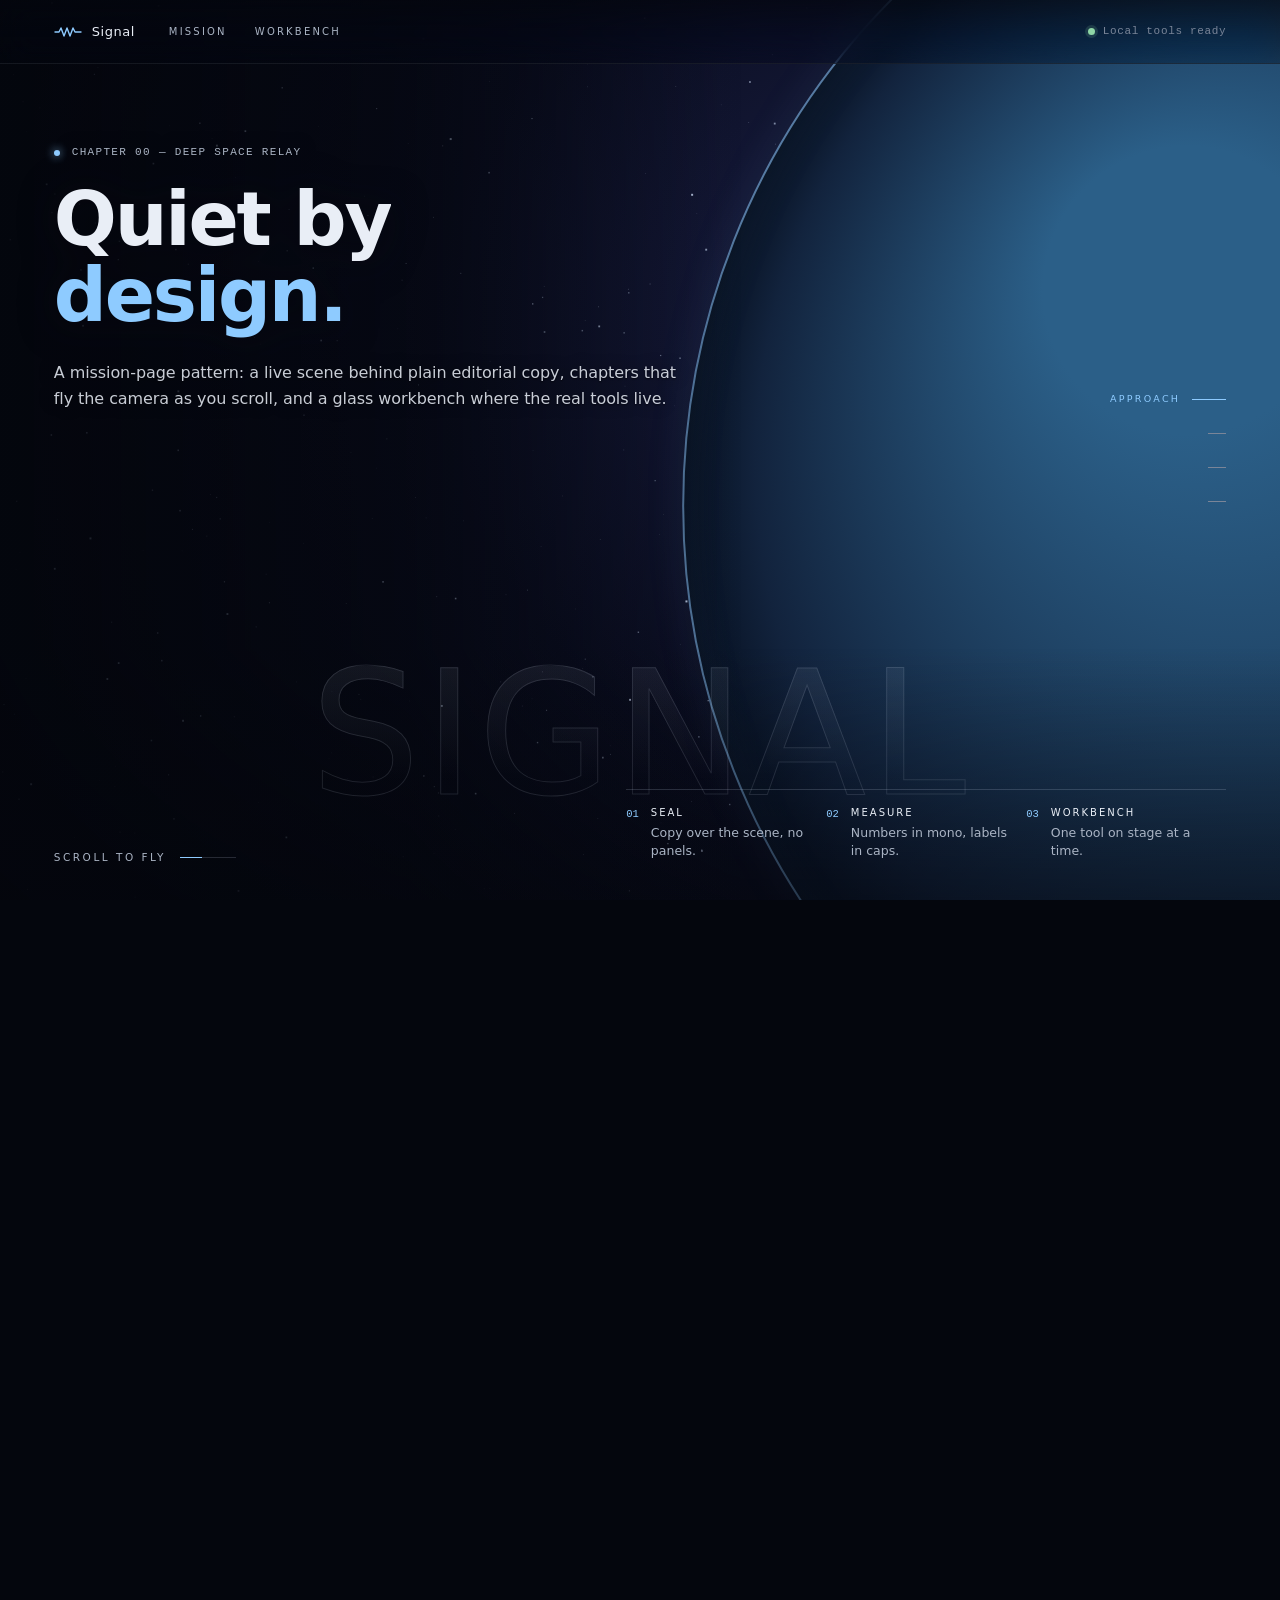
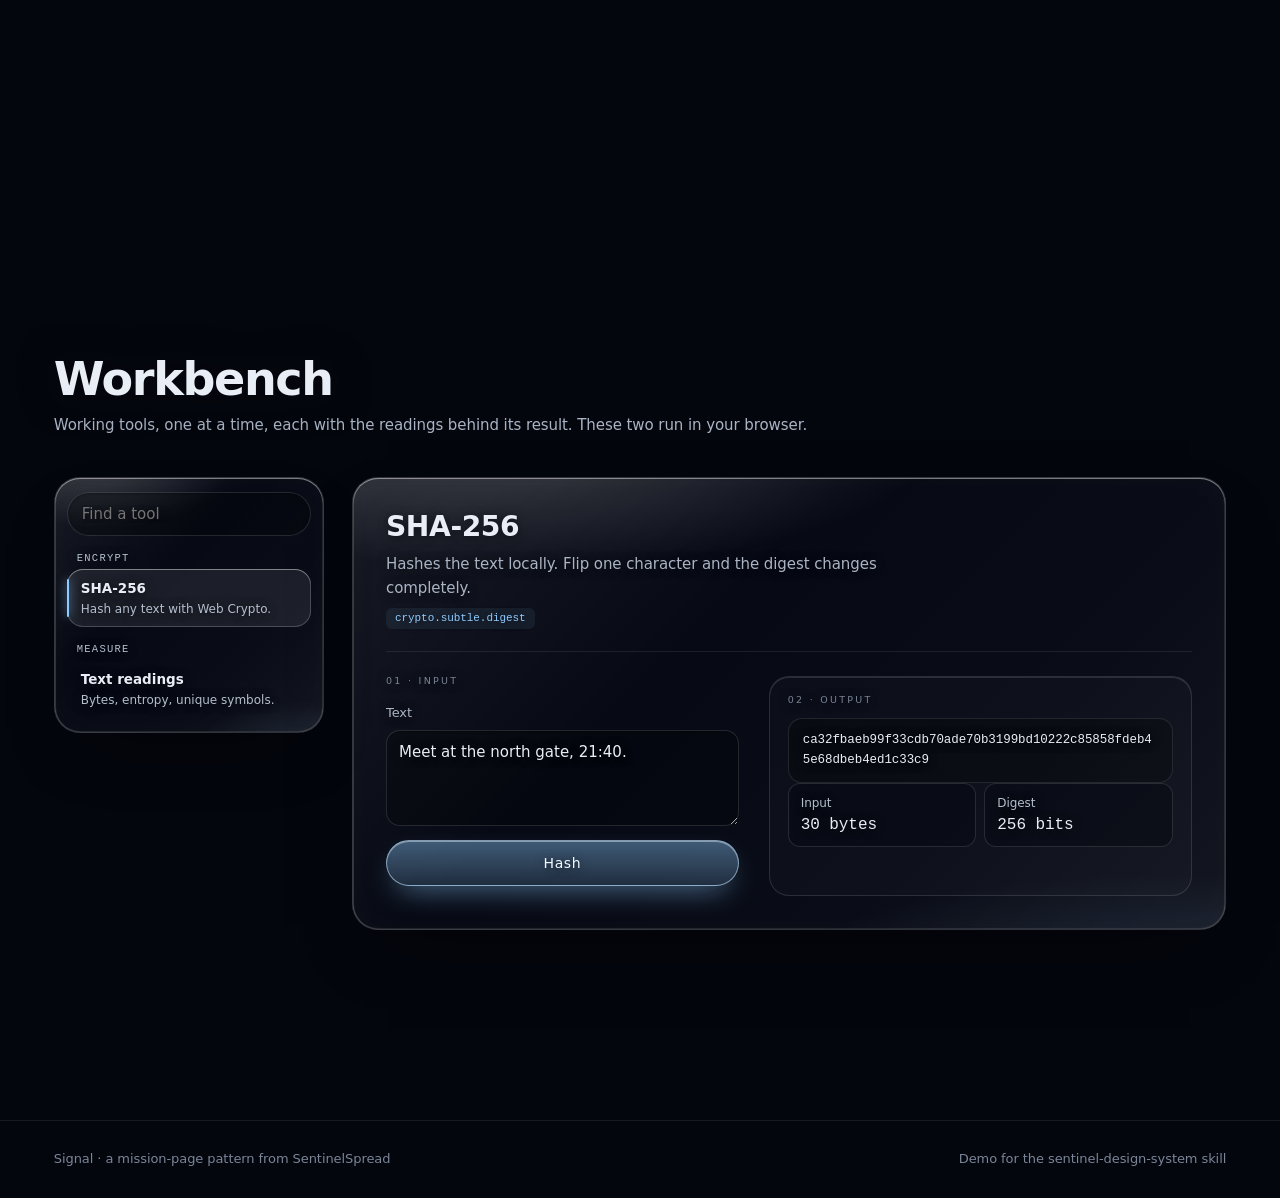
<file: skills/ui/sentinel-design-system/demo/index.html>
<!doctype html>
<html lang="en">
<head>
<meta charset="utf-8">
<meta name="viewport" content="width=device-width, initial-scale=1">
<title>Signal Mission Page</title>
<meta name="color-scheme" content="dark">
<style>
/* Tokens extracted from the SentinelSpread site. One cold accent on deep navy space. */
:root {
  --ink: #04060d; --ink-2: #0a0e18; --ink-3: #121826;
  --line: rgba(214, 226, 245, 0.09); --line-2: rgba(214, 226, 245, 0.17);
  --text: #e9eef6; --text-2: #aab4c4; --muted: #7a8598;
  --muted-glass: #b4bfce;
  --signal: #8ecbff; --signal-ink: #061222; --signal-soft: rgba(142, 203, 255, 0.15);
  --ok: #8fd6a6; --bad: #ff7a66;
  --display: "Geist", -apple-system, BlinkMacSystemFont, "Segoe UI", system-ui, sans-serif;
  --sans: var(--display);
  --mono: "Geist Mono", ui-monospace, "SF Mono", "Cascadia Mono", Consolas, monospace;
  --gutter: clamp(16px, 4.2vw, 64px);
  --bar-h: 64px;
  --lg-blur: 6px; --lg-saturate: 150%;
  --ease: cubic-bezier(0.2, 0.7, 0.1, 1);
  color-scheme: dark;
}
*, *::before, *::after { box-sizing: border-box; }
html { scroll-behavior: smooth; -webkit-text-size-adjust: 100%; }
body { margin: 0; background: var(--ink); color: var(--text); font: 400 15px/1.6 var(--sans); letter-spacing: -0.005em; -webkit-font-smoothing: antialiased; overflow-x: hidden; }
button, input, textarea { font: inherit; color: inherit; }
::selection { background: var(--signal); color: var(--signal-ink); }
:focus-visible { outline: 2px solid var(--signal); outline-offset: 3px; border-radius: 4px; }
.skip { position: fixed; left: 12px; top: -60px; z-index: 120; background: var(--signal); color: var(--signal-ink); padding: 8px 14px; border-radius: 6px; font-weight: 600; text-decoration: none; }
.skip:focus { top: 12px; }

/* World layers: canvas, then a side-aware scrim so copy never needs a panel */
#world { position: fixed; inset: 0; width: 100vw; height: 100vh; z-index: 0; display: block; }
.scrim { position: fixed; inset: 0; z-index: 1; pointer-events: none;
  background: linear-gradient(90deg, rgba(4,6,13,.86) 0%, rgba(4,6,13,.6) 32%, transparent 58%), linear-gradient(0deg, rgba(4,6,13,.55), transparent 28%); transition: background .6s; }
body[data-side="right"] .scrim { background: linear-gradient(270deg, rgba(4,6,13,.86) 0%, rgba(4,6,13,.6) 32%, transparent 58%), linear-gradient(0deg, rgba(4,6,13,.55), transparent 28%); }

/* Top bar */
.bar { position: fixed; inset: 0 0 auto; z-index: 40; height: var(--bar-h); display: flex; align-items: center; gap: 34px; padding: 0 var(--gutter);
  background: linear-gradient(180deg, rgba(4,6,13,.72), rgba(4,6,13,.35)); backdrop-filter: blur(18px) saturate(150%); -webkit-backdrop-filter: blur(18px) saturate(150%); border-bottom: 1px solid rgba(214,226,245,.08); }
.brand { display: inline-flex; align-items: center; gap: 10px; font: 400 13px/1 var(--display); letter-spacing: .04em; text-decoration: none; color: inherit; }
.brand svg { color: var(--signal); }
.bar-nav { display: flex; gap: 28px; margin-right: auto; }
.bar-nav a { color: var(--text-2); text-decoration: none; font: 400 10px/1 var(--display); letter-spacing: .22em; text-transform: uppercase; transition: color .2s; }
.bar-nav a:hover { color: var(--text); }
.status { margin: 0; display: inline-flex; align-items: center; gap: 8px; font: 500 11px/1 var(--mono); letter-spacing: .06em; color: var(--muted); }
.status .dot { width: 7px; height: 7px; border-radius: 50%; background: var(--muted); }
.status[data-state="up"] .dot { background: var(--ok); box-shadow: 0 0 0 3px rgba(143,214,166,.15); }

/* Chapter rail: dashes that open into labels on hover or when current */
.rail { position: fixed; z-index: 15; right: var(--gutter); top: 50%; transform: translateY(-50%); transition: opacity .4s; }
body.in-workbench .rail { opacity: 0; pointer-events: none; }
.rail ol { list-style: none; margin: 0; padding: 0; display: grid; gap: 2px; }
.rail button { display: flex; align-items: center; justify-content: flex-end; gap: 12px; width: 100%; min-height: 32px; padding: 0; background: none; border: 0; cursor: pointer; color: var(--muted); font: 400 9.5px/1 var(--display); letter-spacing: .24em; text-transform: uppercase; }
.rail button span { opacity: 0; transform: translateX(6px); transition: opacity .25s, transform .25s var(--ease); }
.rail button::after { content: ""; width: 18px; height: 1px; background: currentColor; transition: width .3s var(--ease); }
.rail:hover button span, .rail button:focus-visible span, .rail button[aria-current="step"] span { opacity: 1; transform: none; }
.rail button[aria-current="step"] { color: var(--signal); }
.rail button[aria-current="step"]::after { width: 34px; }

/* Story chapters: plain text over the scene, no boxes */
main { position: relative; z-index: 5; }
.chapter { position: relative; min-height: 140vh; display: flex; align-items: center; padding: var(--bar-h) var(--gutter) 0; }
.chapter--right { justify-content: flex-end; }
.chapter--right .copy { margin-right: clamp(0px, 7vw, 120px); }
.copy { position: relative; z-index: 2; max-width: 30rem; }
h1, h2 { font-family: var(--display); font-weight: 600; letter-spacing: -.03em; line-height: 1.02; margin: 0 0 26px; text-wrap: balance; filter: drop-shadow(0 2px 18px rgba(4,6,13,.7)); }
/* drop-shadow, not text-shadow: the word-reveal masks (overflow: hidden) clip text-shadow into dark boxes over bright scenes */
h1 { font-size: clamp(40px, 5.8vw, 92px); }
h2 { font-size: clamp(30px, 3.6vw, 54px); }
h1 em, h2 em { font-style: normal; color: var(--signal); }
.copy p { color: var(--text-2); font-size: 16px; line-height: 1.65; margin: 0 0 18px; }
.copy .lede { font-size: clamp(16px, 1.25vw, 18px); color: var(--text); opacity: .86; }
.copy p, .copy dd, .copy dt, .copy .step { text-shadow: 0 1px 2px rgba(4,6,13,.85), 0 0 18px rgba(4,6,13,.75); }
.step { display: flex; align-items: center; gap: 12px; font: 500 11px/1.4 var(--mono) !important; letter-spacing: .12em; text-transform: uppercase; color: var(--text-2) !important; margin-bottom: 22px !important; }
.step .dot { width: 6px; height: 6px; border-radius: 50%; background: var(--signal); box-shadow: 0 0 10px var(--signal); }
.source { font-size: 12.5px !important; color: var(--muted) !important; }

/* Spec list: label left in small caps, value right in mono */
.spec { margin: 28px 0 18px; padding: 0; border-top: 1px solid var(--line-2); }
.spec div { display: flex; justify-content: space-between; align-items: baseline; gap: 24px; padding: 11px 0; border-bottom: 1px solid var(--line); }
.spec dt { color: var(--text-2); font-size: 11px; letter-spacing: .16em; text-transform: uppercase; }
.spec dd { margin: 0; font: 600 13.5px/1.3 var(--mono); font-variant-numeric: tabular-nums; text-align: right; }
.spec dd small { display: block; color: var(--muted); font-size: 11px; font-weight: 400; margin-top: 3px; }
.spec--readings dd { color: var(--signal); }

/* Reveal: heading words rise, then the rest fades up in order */
.copy .w { display: inline-block; overflow: hidden; vertical-align: bottom; padding-bottom: .1em; margin-bottom: -.1em; }
.copy .w > span { display: inline-block; transform: translateY(110%); transition: transform 1s var(--ease); transition-delay: calc(var(--i) * 72ms + 120ms); }
.chapter.is-active .copy .w > span { transform: none; }
.copy > :not(h1):not(h2) { transition: opacity .9s var(--ease), transform .9s var(--ease); }
.chapter:not(.is-active) .copy > :not(h1):not(h2) { opacity: 0; transform: translateY(14px); }
.chapter.is-active .copy > p { transition-delay: .4s; }
.chapter.is-active .copy > .spec { transition-delay: .52s; }
.chapter.is-active .copy > .actions, .chapter.is-active .copy > .source { transition-delay: .62s; }
body.reduce-motion .copy .w > span { transform: none; transition: none; }
body.reduce-motion .chapter .copy > * { opacity: 1 !important; transform: none !important; }

/* Hero */
.chapter--hero { overflow: clip; min-height: 100vh; min-height: 100svh; align-items: flex-start; flex-direction: column; padding-top: calc(var(--bar-h) + 9vh); }
.chapter--hero .copy { max-width: 40rem; }
.hero-foot { position: absolute; left: var(--gutter); right: var(--gutter); bottom: 34px; z-index: 3; display: flex; align-items: flex-end; justify-content: space-between; gap: 32px; transition: opacity .9s var(--ease) .8s; }
.chapter--hero:not(.is-active) .hero-foot { opacity: 0; transition-delay: 0s; }
.hero-cue { margin: 0; display: flex; align-items: center; gap: 14px; font-size: 10.5px; letter-spacing: .24em; text-transform: uppercase; color: var(--text-2); }
.hero-cue .track { position: relative; width: 56px; height: 1px; background: var(--line-2); overflow: hidden; }
.hero-cue .track i { position: absolute; inset: 0; width: 40%; background: var(--signal); animation: cue 2.4s var(--ease) infinite; }
@keyframes cue { from { transform: translateX(-100%); } to { transform: translateX(250%); } }
.chips { list-style: none; margin: 0; padding: 0; display: grid; grid-template-columns: repeat(3, minmax(0, 200px)); border-top: 1px solid var(--line-2); }
.chips button { display: flex; gap: 12px; align-items: flex-start; width: 100%; height: 100%; padding: 16px 18px 6px 0; background: none; border: 0; text-align: left; cursor: pointer; color: var(--text-2); transition: color .25s; }
.chips button:hover { color: var(--text); }
.chips .num { font: 500 10.5px/1.6 var(--mono); color: var(--signal); }
.chips .tx { display: grid; gap: 4px; font-size: 12.5px; line-height: 1.45; }
.chips b { font: 400 10px/1.4 var(--display); letter-spacing: .2em; text-transform: uppercase; color: var(--text); }
.wordmark { position: absolute; left: 50%; bottom: 96px; z-index: 1; margin: 0; pointer-events: none; user-select: none; transform: translateX(-50%);
  font: 300 clamp(36px, 13.5vw, 250px)/.8 var(--display); letter-spacing: .02em; white-space: nowrap; color: transparent; -webkit-text-stroke: 1px rgba(220,232,250,.12);
  background: linear-gradient(180deg, rgba(220,232,250,.07), transparent 85%); -webkit-background-clip: text; background-clip: text; }

/* Buttons: solid signal pill in the story */
.actions { display: flex; flex-wrap: wrap; gap: 12px; margin-top: 30px; }
.btn { display: inline-flex; align-items: center; justify-content: center; gap: 8px; min-height: 42px; padding: 0 20px; border: 1px solid var(--line-2); border-radius: 999px; background: rgba(4,6,13,.4); font-weight: 500; font-size: 13px; letter-spacing: .04em; text-decoration: none; cursor: pointer; color: var(--text); transition: border-color .2s, background .2s, transform .2s var(--ease); }
.btn:hover { border-color: var(--text-2); }
.btn:active { transform: translateY(1px); }
.btn--primary { background: var(--signal); border-color: var(--signal); color: var(--signal-ink); }
.btn--primary:hover { background: #b6defe; border-color: #b6defe; }

/* Workbench: clear liquid glass, used only here, never nested */
.workbench { position: relative; padding: calc(var(--bar-h) + 72px) var(--gutter) 120px; min-height: 100vh; scroll-margin-top: var(--bar-h); }
.wb-head { max-width: 1200px; margin: 0 auto 40px; }
.wb-head h2 { margin-bottom: 10px; }
.wb-head p { color: var(--text-2); margin: 0; }
.console { max-width: 1200px; margin: 0 auto; display: grid; grid-template-columns: 270px minmax(0, 1fr); gap: 28px; align-items: start; }
.glass { position: relative; isolation: isolate; border-radius: 26px;
  background: linear-gradient(135deg, rgba(255,255,255,.085) 0%, rgba(255,255,255,.018) 38%, rgba(255,255,255,.03) 70%, rgba(255,255,255,.07) 100%);
  backdrop-filter: blur(var(--lg-blur)) saturate(var(--lg-saturate)) brightness(1.04); -webkit-backdrop-filter: blur(var(--lg-blur)) saturate(var(--lg-saturate)) brightness(1.04);
  border: 1px solid rgba(255,255,255,.16);
  box-shadow: inset 0 1px 0 rgba(255,255,255,.45), inset 1px 0 0 rgba(255,255,255,.16), inset -1px 0 0 rgba(255,255,255,.10), inset 0 -1px 0 rgba(255,255,255,.10), inset 0 0 38px rgba(255,255,255,.025), 0 30px 70px -36px rgba(0,0,0,.55); }
.glass::before { content: ""; position: absolute; inset: 0; border-radius: inherit; pointer-events: none; z-index: -1;
  background: radial-gradient(70% 38% at 18% -6%, rgba(255,255,255,.16), transparent 70%), radial-gradient(60% 30% at 92% 108%, rgba(142,203,255,.10), transparent 70%); }
.glass * { text-shadow: 0 1px 10px rgba(2,4,10,.6); }
@supports not ((backdrop-filter: blur(1px)) or (-webkit-backdrop-filter: blur(1px))) { .glass { background: rgba(14,20,32,.9); } }
@media (prefers-reduced-transparency: reduce) { .glass { backdrop-filter: none; -webkit-backdrop-filter: none; background: var(--ink-3); } .glass::before { display: none; } }

.console-nav { position: sticky; top: calc(var(--bar-h) + 20px); padding: 14px 12px; }
.console-nav input { width: 100%; min-height: 40px; padding: 9px 14px; border-radius: 999px; background: rgba(0,0,0,.22); border: 1px solid rgba(255,255,255,.12); box-shadow: inset 0 1px 3px rgba(0,0,0,.3); }
.nav-head { margin: 16px 0 4px; padding: 0 10px; font: 500 10.5px/1.2 var(--mono); letter-spacing: .12em; text-transform: uppercase; color: var(--muted-glass); }
.nav-list { list-style: none; margin: 0; padding: 0; display: grid; gap: 2px; }
.nav-list li[hidden] { display: none; }
.nav-item { position: relative; display: grid; gap: 2px; width: 100%; text-align: left; padding: 9px 10px 9px 14px; border: 0; border-radius: 16px; background: none; cursor: pointer; color: var(--text-2); transition: background .2s; }
.nav-item b { font-weight: 600; font-size: 13.5px; color: var(--text); }
.nav-item span { font-size: 12px; line-height: 1.4; color: var(--muted-glass); }
.nav-item:hover { background: rgba(142,203,255,.06); }
.nav-item[aria-current] { background: rgba(255,255,255,.08); box-shadow: inset 0 0 0 1px rgba(255,255,255,.2), inset 0 1px 0 rgba(255,255,255,.3); }
.nav-item[aria-current]::before { content: ""; position: absolute; left: 0; top: 10px; bottom: 10px; width: 2px; border-radius: 2px; background: var(--signal); box-shadow: 0 0 10px var(--signal); }

.tool { padding: clamp(24px, 2.6vw, 36px); animation: toolIn .45s var(--ease); }
.tool[hidden] { display: none; }
@keyframes toolIn { from { opacity: 0; transform: translateY(8px); } }
.tool > header { display: grid; gap: 8px; margin-bottom: 24px; padding-bottom: 22px; border-bottom: 1px solid var(--line); }
.tool h3 { font: 600 clamp(22px, 2.2vw, 30px)/1.15 var(--display); letter-spacing: -.015em; margin: 0; }
.tool header p { font-size: 15px; max-width: 60ch; margin: 0; color: var(--text-2); }
.tool header code { justify-self: start; padding: 5px 9px; border-radius: 6px; background: rgba(142,203,255,.08); color: var(--signal); font: 400 11px/1 var(--mono); }
.tool-body { display: grid; grid-template-columns: minmax(0, 5fr) minmax(0, 6fr); gap: 30px; align-items: start; }
.inputs { display: grid; gap: 14px; align-content: start; }
.inputs::before, .result::before { display: block; margin-bottom: 4px; font: 400 9.5px/1 var(--display); letter-spacing: .24em; text-transform: uppercase; color: var(--muted); }
.inputs::before { content: "01 · Input"; }
.result::before { content: "02 · Output"; margin-bottom: 14px; }
.field { display: grid; gap: 6px; }
.field > span { font-size: 13px; color: var(--text-2); }
textarea { width: 100%; min-height: 96px; padding: 10px 12px; resize: vertical; line-height: 1.5; background: rgba(0,0,0,.22); border: 1px solid rgba(255,255,255,.12); border-radius: 14px; box-shadow: inset 0 1px 3px rgba(0,0,0,.3); }
textarea:focus-visible, .console-nav input:focus-visible { outline: none; border-color: var(--signal); box-shadow: inset 0 1px 3px rgba(0,0,0,.3), 0 0 0 3px var(--signal-soft); }
.tool .btn { background: linear-gradient(180deg, rgba(255,255,255,.10), rgba(255,255,255,.03)); border: 1px solid rgba(255,255,255,.2); box-shadow: inset 0 1px 0 rgba(255,255,255,.28), 0 8px 22px -12px rgba(0,0,0,.6); }
.tool .btn--primary { min-height: 46px; font-size: 14px; color: #f2f9ff; background: linear-gradient(180deg, rgba(142,203,255,.42), rgba(142,203,255,.18)); border-color: rgba(190,228,255,.6); box-shadow: inset 0 1px 0 rgba(255,255,255,.4), 0 12px 30px -12px rgba(142,203,255,.65); }
.tool .btn--primary:hover { background: linear-gradient(180deg, rgba(142,203,255,.55), rgba(142,203,255,.26)); }
.result { display: block; position: sticky; top: calc(var(--bar-h) + 24px); min-height: 220px; padding: 18px; border-radius: 20px; background: rgba(255,255,255,.02); border: 1px solid rgba(255,255,255,.12); box-shadow: inset 0 1px 0 rgba(255,255,255,.12); }
.result > * + * { margin-top: 14px; }
.placeholder { margin: 0; display: grid; place-items: center; text-align: center; min-height: 150px; padding: 12px; color: var(--muted-glass); background: rgba(255,255,255,.03); border: 1px dashed rgba(255,255,255,.18); border-radius: 16px; }
.out { margin: 0; padding: 12px 14px; background: rgba(0,0,0,.24); border: 1px solid rgba(255,255,255,.1); border-radius: 14px; font: 400 12.5px/1.55 var(--mono); white-space: pre-wrap; word-break: break-all; }
.readings { display: grid; grid-template-columns: repeat(auto-fit, minmax(130px, 1fr)); gap: 8px; margin: 0; }
.readings div { background: rgba(6,9,18,.5); border: 1px solid rgba(255,255,255,.12); border-radius: 12px; padding: 10px 12px; }
.readings dt { font-size: 12px; color: var(--muted-glass); }
.readings dd { margin: 2px 0 0; font: 500 16px/1.3 var(--mono); font-variant-numeric: tabular-nums; }
.verdict { display: inline-flex; align-items: center; gap: 8px; font-size: 14px; font-weight: 600; margin: 0; }
.verdict::before { content: ""; width: 8px; height: 8px; border-radius: 50%; background: var(--signal); }
.verdict[data-good="true"]::before { background: var(--ok); }
.verdict[data-good="false"]::before { background: var(--bad); }

.foot { position: relative; z-index: 5; background: var(--ink); border-top: 1px solid var(--line); padding: 28px var(--gutter); display: flex; flex-wrap: wrap; justify-content: space-between; gap: 12px; font-size: 13px; color: var(--muted); }
.foot p { margin: 0; }
.sr-only { position: absolute; width: 1px; height: 1px; overflow: hidden; clip: rect(0 0 0 0); white-space: nowrap; }

@media (max-width: 960px) {
  .rail { display: none; }
  .console { grid-template-columns: minmax(0, 1fr); }
  .console-nav { position: static; }
  .tool-body { grid-template-columns: minmax(0, 1fr); }
  .result { position: static; }
}
@media (max-width: 720px) {
  .bar { gap: 14px; padding-inline: 14px; }
  .bar-nav { display: none; }
  .brand { margin-right: auto; }
  .status .label { display: none; }
  .chapter { min-height: 125vh; align-items: flex-end; padding-bottom: 12vh; }
  .chapter--right { justify-content: flex-start; }
  .chapter--right .copy { margin-right: 0; }
  .chapter--hero { padding-top: calc(var(--bar-h) + 4vh); min-height: 100vh; min-height: 100svh; }
  .hero-foot { flex-direction: column; align-items: stretch; gap: 18px; bottom: 22px; }
  .chips { grid-template-columns: repeat(2, minmax(0, 1fr)); }
  .wordmark { bottom: 40%; font-size: 13vw; }
  .scrim, body[data-side="right"] .scrim { background: linear-gradient(0deg, rgba(4,6,13,.92) 0%, rgba(4,6,13,.5) 45%, rgba(4,6,13,.1) 75%); }
  .tool { padding: 18px 16px; }
}
@media (prefers-reduced-motion: reduce) { html { scroll-behavior: auto; } .hero-cue .track i, .tool { animation: none; } }
</style>
</head>
<body>
<a class="skip" href="#workbench">Skip to the workbench</a>
<canvas id="world" aria-hidden="true"></canvas>
<div class="scrim" aria-hidden="true"></div>

<header class="bar">
  <a class="brand" href="#top" aria-label="Signal, back to top">
    <svg viewBox="0 0 28 12" width="28" height="12" aria-hidden="true"><path d="M1 6h4l2-4 3 8 3-8 3 8 3-8 2 4h6" fill="none" stroke="currentColor" stroke-width="1.4" stroke-linejoin="round" stroke-linecap="round"/></svg>
    Signal
  </a>
  <nav class="bar-nav" aria-label="Primary"><a href="#top">Mission</a><a href="#workbench">Workbench</a></nav>
  <p class="status" data-state="up" role="status"><span class="dot" aria-hidden="true"></span><span class="label">Local tools ready</span></p>
</header>

<nav class="rail" aria-label="Chapters">
  <ol>
    <li><button type="button" data-goto="0"><span>Approach</span></button></li>
    <li><button type="button" data-goto="1"><span>Seal</span></button></li>
    <li><button type="button" data-goto="2"><span>Measure</span></button></li>
    <li><button type="button" data-goto="3"><span>Workbench</span></button></li>
  </ol>
</nav>

<main>
  <section class="chapter chapter--hero" id="top" data-chapter="0" data-side="left" aria-labelledby="h-hero">
    <div class="copy">
      <p class="step"><span class="dot"></span>Chapter 00 — Deep space relay</p>
      <h1 id="h-hero">Quiet by <em>design.</em></h1>
      <p class="lede">A mission-page pattern: a live scene behind plain editorial copy, chapters that fly the camera as you scroll, and a glass workbench where the real tools live.</p>
    </div>
    <div class="hero-foot">
      <p class="hero-cue"><span>Scroll to fly</span><span class="track"><i></i></span></p>
      <ol class="chips">
        <li><button type="button" data-goto="1"><span class="num">01</span><span class="tx"><b>Seal</b>Copy over the scene, no panels.</span></button></li>
        <li><button type="button" data-goto="2"><span class="num">02</span><span class="tx"><b>Measure</b>Numbers in mono, labels in caps.</span></button></li>
        <li><button type="button" data-goto="3"><span class="num">03</span><span class="tx"><b>Workbench</b>One tool on stage at a time.</span></button></li>
      </ol>
    </div>
    <p class="wordmark" aria-hidden="true">SIGNAL</p>
  </section>

  <section class="chapter" data-chapter="1" data-side="left" aria-labelledby="h-seal">
    <div class="copy">
      <p class="step"><span class="dot"></span>Chapter 01 — Command module</p>
      <h2 id="h-seal">Sealed <em>at the source.</em></h2>
      <p>Story chapters are text straight on the scene. A directional scrim and a soft text shadow keep it readable, so nothing boxes the copy in and the world stays visible.</p>
      <dl class="spec">
        <div><dt>Display</dt><dd>Geist 600, −0.03em</dd></div>
        <div><dt>Data</dt><dd>Geist Mono, tabular</dd></div>
        <div><dt>Accent</dt><dd>#8ECBFF only</dd></div>
      </dl>
      <div class="actions"><a class="btn btn--primary" href="#workbench">Open the workbench</a><a class="btn" href="#top">Back to top</a></div>
    </div>
  </section>

  <section class="chapter chapter--right" data-chapter="2" data-side="right" aria-labelledby="h-measure">
    <div class="copy">
      <p class="step"><span class="dot"></span>Chapter 02 — High-gain antenna</p>
      <h2 id="h-measure">Every claim <em>has a reading.</em></h2>
      <p>Measured values sit in a spec list tinted in the accent, with the set-point underneath and a source line that says where the number came from.</p>
      <dl class="spec spec--readings">
        <div><dt>Spreading</dt><dd>SF 16 · BPSK · RRC α 0.35</dd></div>
        <div><dt>Channel noise σ</dt><dd>0.0200 <small>set 0.02</small></dd></div>
        <div><dt>Bit errors after despread</dt><dd>0</dd></div>
      </dl>
      <p class="source">Example values from the SentinelSpread Stage 4 verification run.</p>
    </div>
  </section>

  <section class="workbench" id="workbench" data-chapter="3" data-side="left" aria-labelledby="h-workbench">
    <div class="wb-head">
      <h2 id="h-workbench">Workbench</h2>
      <p>Working tools, one at a time, each with the readings behind its result. These two run in your browser.</p>
    </div>
    <div class="console">
      <aside class="console-nav glass" aria-label="Workbench tools">
        <label><span class="sr-only">Find a tool</span><input type="search" id="tool-search" placeholder="Find a tool" autocomplete="off"></label>
        <p class="nav-head">Encrypt</p>
        <ul class="nav-list">
          <li><button type="button" class="nav-item" data-tool="hash" aria-current="true"><b>SHA-256</b><span>Hash any text with Web Crypto.</span></button></li>
        </ul>
        <p class="nav-head">Measure</p>
        <ul class="nav-list">
          <li><button type="button" class="nav-item" data-tool="stats"><b>Text readings</b><span>Bytes, entropy, unique symbols.</span></button></li>
        </ul>
      </aside>
      <div>
        <article class="tool glass" id="tool-hash">
          <header><h3>SHA-256</h3><p>Hashes the text locally. Flip one character and the digest changes completely.</p><code>crypto.subtle.digest</code></header>
          <form class="tool-body" data-run="hash">
            <div class="inputs">
              <label class="field"><span>Text</span><textarea name="text">Meet at the north gate, 21:40.</textarea></label>
              <button class="btn btn--primary" type="submit">Hash</button>
            </div>
            <output class="result" aria-live="polite"><p class="placeholder">The digest appears here.</p></output>
          </form>
        </article>
        <article class="tool glass" id="tool-stats" hidden>
          <header><h3>Text readings</h3><p>Size and Shannon entropy of a message, the numbers a detector would look at first.</p><code>local</code></header>
          <form class="tool-body" data-run="stats">
            <div class="inputs">
              <label class="field"><span>Text</span><textarea name="text">Hidden in the noise.</textarea></label>
              <button class="btn btn--primary" type="submit">Measure</button>
            </div>
            <output class="result" aria-live="polite"><p class="placeholder">Readings appear here.</p></output>
          </form>
        </article>
      </div>
    </div>
  </section>
</main>
<footer class="foot"><p>Signal · a mission-page pattern from SentinelSpread</p><p>Demo for the sentinel-design-system skill</p></footer>

<script>
"use strict";
const reduce = matchMedia("(prefers-reduced-motion: reduce)").matches;
document.body.classList.toggle("reduce-motion", reduce);

/* Split headings into words for the rise reveal; the heading keeps an accessible label. */
for (const h of document.querySelectorAll(".copy h1, .copy h2")) {
  h.setAttribute("aria-label", h.textContent.replace(/\s+/g, " ").trim());
  let i = 0;
  (function wrap(node) {
    for (const child of [...node.childNodes]) {
      if (child.nodeType === 3) {
        const frag = document.createDocumentFragment();
        child.textContent.split(/(\s+)/).forEach(part => {
          if (!part) return;
          if (/^\s+$/.test(part)) { frag.append(" "); return; }
          const w = document.createElement("span"); w.className = "w"; w.setAttribute("aria-hidden", "true");
          const inner = document.createElement("span"); inner.textContent = part; inner.style.setProperty("--i", i++);
          w.append(inner); frag.append(w);
        });
        child.replaceWith(frag);
      } else if (child.nodeType === 1) wrap(child);
    }
  })(h);
}

/* Scroll conductor: native scroll -> fractional chapter. `exact` drives DOM, `smooth` drives the scene. */
const sections = [...document.querySelectorAll("[data-chapter]")];
const clamp = (v, a, b) => Math.min(b, Math.max(a, v));
let anchors = [], exact = 0, smooth = 0, active = -1;
function measure() {
  const max = Math.max(1, document.documentElement.scrollHeight - innerHeight);
  anchors = sections.map((el, i) => i === 0 ? 0 : i === sections.length - 1 ? clamp(el.offsetTop - innerHeight * .15, 0, max) : clamp(el.offsetTop + el.offsetHeight / 2 - innerHeight / 2, 0, max));
  for (let i = 1; i < anchors.length; i++) anchors[i] = Math.max(anchors[i], anchors[i - 1] + 1);
}
function progressAt(y) {
  if (y <= anchors[0]) return 0;
  for (let i = 0; i < anchors.length - 1; i++) if (y <= anchors[i + 1]) return i + clamp((y - anchors[i]) / (anchors[i + 1] - anchors[i]), 0, 1);
  return anchors.length - 1;
}
const read = () => { exact = progressAt(scrollY); };
measure(); read(); smooth = exact;
addEventListener("scroll", read, { passive: true });
addEventListener("resize", () => { measure(); read(); resize(); });
document.fonts?.ready.then(() => { measure(); read(); });
const rail = document.querySelectorAll(".rail [data-goto]");
document.querySelectorAll("[data-goto]").forEach(b => b.addEventListener("click", () => scrollTo({ top: anchors[+b.dataset.goto], behavior: reduce ? "auto" : "smooth" })));
function onChapter(i) {
  sections.forEach((s, k) => s.classList.toggle("is-active", k === i));
  rail.forEach(b => +b.dataset.goto === i ? b.setAttribute("aria-current", "step") : b.removeAttribute("aria-current"));
  document.body.dataset.side = sections[i].dataset.side || "left";
  document.body.classList.toggle("in-workbench", i === sections.length - 1);
}

/* Scene stand-in: a 2D starfield and a planet limb that respond to the smoothed chapter value. */
const cv = document.getElementById("world"), ctx = cv.getContext("2d");
let W = 0, H = 0, dpr = 1;
const stars = Array.from({ length: 420 }, () => ({ x: Math.random(), y: Math.random(), z: Math.random() ** 2, t: Math.random() * 6.28 }));
function resize() { dpr = Math.min(devicePixelRatio || 1, 2); W = cv.width = innerWidth * dpr; H = cv.height = innerHeight * dpr; }
resize();
function draw(p, time) {
  const g = ctx.createRadialGradient(W * (.72 - p * .08), H * .35, 0, W * .7, H * .4, Math.max(W, H) * .8);
  g.addColorStop(0, "#1a1f45"); g.addColorStop(.45, "#0a0d1f"); g.addColorStop(1, "#04060d");
  ctx.fillStyle = g; ctx.fillRect(0, 0, W, H);
  for (const s of stars) {
    const x = ((s.x - p * .06 * (s.z + .2)) % 1 + 1) % 1 * W, y = ((s.y + p * .03 * s.z) % 1) * H;
    const a = .25 + .6 * s.z * (.75 + .25 * Math.sin(time * 1.3 + s.t));
    ctx.fillStyle = `rgba(214,230,255,${a})`; ctx.fillRect(x, y, (0.6 + s.z * 1.4) * dpr, (0.6 + s.z * 1.4) * dpr);
  }
  // planet limb with an atmosphere rim in the accent colour
  const r = Math.max(W, H) * (.55 + p * .05), cx = W * (1.12 - p * .1), cy = H * (.55 + p * .05);
  const pg = ctx.createRadialGradient(cx - r * .3, cy - r * .3, r * .2, cx, cy, r);
  pg.addColorStop(0, "#2b5f88"); pg.addColorStop(.8, "#12233d"); pg.addColorStop(1, "#071020");
  ctx.beginPath(); ctx.arc(cx, cy, r, 0, 6.2832); ctx.fillStyle = pg; ctx.fill();
  ctx.lineWidth = 2 * dpr; ctx.strokeStyle = "rgba(142,203,255,.55)"; ctx.shadowColor = "#8ecbff"; ctx.shadowBlur = 30 * dpr; ctx.stroke(); ctx.shadowBlur = 0;
}

let last = 0, t = 0;
function tick(now) {
  const dt = last ? Math.min((now - last) / 1000, 1 / 30) : 1 / 60; last = now;
  if (!reduce) t += dt;
  smooth = reduce ? exact : smooth + (exact - smooth) * (1 - Math.exp(-5.2 * dt));
  const i = Math.round(exact);
  if (i !== active) { active = i; onChapter(i); }
  draw(smooth, t);
  requestAnimationFrame(tick);
}
requestAnimationFrame(tick);

/* Workbench: searchable nav, one tool on stage, results as readings + verdict. */
const items = [...document.querySelectorAll(".nav-item")];
items.forEach(b => b.addEventListener("click", () => {
  items.forEach(x => x.toggleAttribute("aria-current", x === b));
  document.querySelectorAll(".tool").forEach(a => a.hidden = a.id !== "tool-" + b.dataset.tool);
}));
document.getElementById("tool-search").addEventListener("input", e => {
  const q = e.target.value.trim().toLowerCase();
  items.forEach(b => b.parentElement.hidden = q && !b.textContent.toLowerCase().includes(q));
});
const el = (tag, cls, text) => { const n = document.createElement(tag); if (cls) n.className = cls; if (text != null) n.textContent = text; return n; };
function readings(pairs) { const dl = el("dl", "readings"); for (const [k, v] of pairs) { const d = el("div"); d.append(el("dt", null, k), el("dd", null, v)); dl.append(d); } return dl; }
function verdict(text, good) { const p = el("p", "verdict", text); p.dataset.good = String(good); return p; }
const runners = {
  async hash(text) {
    const buf = await crypto.subtle.digest("SHA-256", new TextEncoder().encode(text));
    const hex = [...new Uint8Array(buf)].map(b => b.toString(16).padStart(2, "0")).join("");
    return [el("pre", "out", hex), readings([["Input", `${new TextEncoder().encode(text).length} bytes`], ["Digest", "256 bits"]])];
  },
  async stats(text) {
    const bytes = new TextEncoder().encode(text), counts = new Map();
    for (const b of bytes) counts.set(b, (counts.get(b) || 0) + 1);
    let H = 0; for (const c of counts.values()) { const q = c / bytes.length; H -= q * Math.log2(q); }
    return [readings([["Bytes", String(bytes.length)], ["Unique", String(counts.size)], ["Entropy", `${H.toFixed(2)} bits/byte`]]),
      verdict(H > 7.5 ? "Looks like ciphertext or noise" : "Looks like ordinary text", H <= 7.5)];
  },
};
document.querySelectorAll("form[data-run]").forEach(f => f.addEventListener("submit", async e => {
  e.preventDefault();
  const out = f.querySelector(".result");
  try { out.replaceChildren(...await runners[f.dataset.run](f.text.value)); }
  catch (err) { out.replaceChildren(verdict(err.message, false)); }
}));
document.querySelectorAll("form[data-run]").forEach(f => f.requestSubmit());
</script>
</body>
</html>
</file>
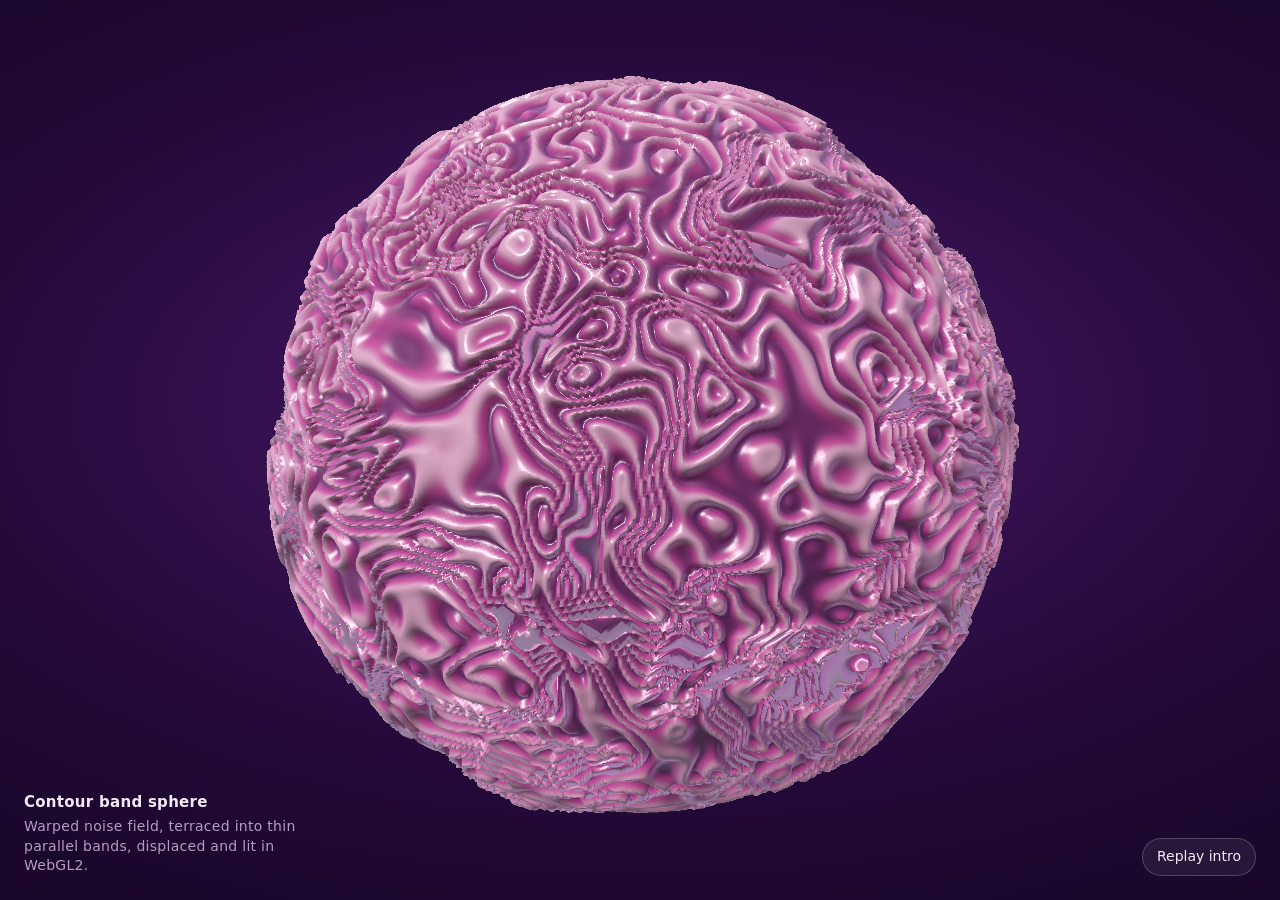
<file: skills/webgl/contour-band-sphere/demo/index.html>
<!doctype html>
<html lang="en">
<head>
<meta charset="utf-8">
<meta name="viewport" content="width=device-width, initial-scale=1">
<title>Contour Band Sphere</title>
<style>
  :root {
    --bg-inner: #4a1a6b;
    --bg-outer: #0d0418;
    --ink: #f6e9f7;
    --muted: #b79cc4;
  }
  * { box-sizing: border-box; margin: 0; }
  html, body { height: 100%; }
  body {
    background: radial-gradient(120% 90% at 50% 45%, var(--bg-inner) 0%, #24093a 45%, var(--bg-outer) 100%);
    color: var(--ink);
    font: 14px/1.4 ui-sans-serif, system-ui, -apple-system, "Segoe UI", sans-serif;
    overflow: hidden;
  }
  canvas { position: fixed; inset: 0; width: 100%; height: 100%; display: block; }
  .label {
    position: fixed; left: 24px; bottom: 24px; max-width: 32ch;
    letter-spacing: .02em; color: var(--muted); pointer-events: none;
  }
  .label b { display: block; color: var(--ink); font-weight: 600; font-size: 15px; margin-bottom: 4px; }
  button {
    position: fixed; right: 24px; bottom: 24px; padding: 8px 14px;
    border: 1px solid #ffffff33; border-radius: 999px; background: #ffffff10;
    color: var(--ink); font: inherit; cursor: pointer;
  }
  button:hover { background: #ffffff1f; }
  button:focus-visible { outline: 2px solid #ff8cc8; outline-offset: 2px; }
  @media (max-width: 560px) { button { top: 16px; bottom: auto; right: 16px; } .label { left: 16px; bottom: 16px; } }
  .fallback { position: fixed; inset: 0; display: none; place-items: center; text-align: center; padding: 24px; }
</style>
</head>
<body>
<canvas id="c" aria-label="A glossy magenta sphere with fine contour ridges, slowly rotating" role="img"></canvas>
<p class="label"><b>Contour band sphere</b>Warped noise field, terraced into thin parallel bands, displaced and lit in WebGL2.</p>
<button id="replay" type="button">Replay intro</button>
<div class="fallback" id="fallback">WebGL2 is not available in this browser.</div>

<script>
"use strict";
const canvas = document.getElementById("c");
const gl = canvas.getContext("webgl2", { antialias: true, alpha: true, premultipliedAlpha: false });
if (!gl) {
  document.getElementById("fallback").style.display = "grid";
  throw new Error("WebGL2 unavailable");
}
const reduceMotion = matchMedia("(prefers-reduced-motion: reduce)").matches;

// ---------- tunables ----------
const P = {
  subdivisions: 7,      // icosphere level: 7 = ~164k vertices, enough for thin bands
  bands: 11.0,          // number of contour rings across the field range
  warp: 1.35,           // domain-warp strength; higher = more swirl
  ridge: 0.028,         // ridge displacement height
  swell: 0.08,          // low-frequency body displacement
  particles: 9000,
  introMs: 2600,
};

// ---------- geometry: icosphere ----------
function icosphere(level) {
  const t = (1 + Math.sqrt(5)) / 2;
  let v = [[-1,t,0],[1,t,0],[-1,-t,0],[1,-t,0],[0,-1,t],[0,1,t],[0,-1,-t],[0,1,-t],[t,0,-1],[t,0,1],[-t,0,-1],[-t,0,1]]
    .map(p => { const l = Math.hypot(...p); return p.map(c => c / l); });
  let f = [[0,11,5],[0,5,1],[0,1,7],[0,7,10],[0,10,11],[1,5,9],[5,11,4],[11,10,2],[10,7,6],[7,1,8],
           [3,9,4],[3,4,2],[3,2,6],[3,6,8],[3,8,9],[4,9,5],[2,4,11],[6,2,10],[8,6,7],[9,8,1]];
  for (let i = 0; i < level; i++) {
    const cache = new Map(), nf = [];
    const mid = (a, b) => {
      const k = a < b ? a + "_" + b : b + "_" + a;
      if (cache.has(k)) return cache.get(k);
      const p = [0,1,2].map(j => (v[a][j] + v[b][j]) / 2), l = Math.hypot(...p);
      v.push(p.map(c => c / l)); cache.set(k, v.length - 1); return v.length - 1;
    };
    for (const [a,b,c] of f) { const ab = mid(a,b), bc = mid(b,c), ca = mid(c,a); nf.push([a,ab,ca],[b,bc,ab],[c,ca,bc],[ab,bc,ca]); }
    f = nf;
  }
  return { pos: new Float32Array(v.flat()), idx: new Uint32Array(f.flat()) };
}
const sphere = icosphere(P.subdivisions);

// ---------- shaders ----------
const NOISE = `
vec4 permute(vec4 x){ return mod(((x*34.0)+1.0)*x, 289.0); }
vec4 taylorInvSqrt(vec4 r){ return 1.79284291400159 - 0.85373472095314 * r; }
float snoise(vec3 v){
  const vec2 C = vec2(1.0/6.0, 1.0/3.0);
  const vec4 D = vec4(0.0, 0.5, 1.0, 2.0);
  vec3 i = floor(v + dot(v, C.yyy));
  vec3 x0 = v - i + dot(i, C.xxx);
  vec3 g = step(x0.yzx, x0.xyz);
  vec3 l = 1.0 - g;
  vec3 i1 = min(g.xyz, l.zxy);
  vec3 i2 = max(g.xyz, l.zxy);
  vec3 x1 = x0 - i1 + C.xxx;
  vec3 x2 = x0 - i2 + C.yyy;
  vec3 x3 = x0 - D.yyy;
  i = mod(i, 289.0);
  vec4 p = permute(permute(permute(i.z + vec4(0.0, i1.z, i2.z, 1.0)) + i.y + vec4(0.0, i1.y, i2.y, 1.0)) + i.x + vec4(0.0, i1.x, i2.x, 1.0));
  float n_ = 1.0/7.0;
  vec3 ns = n_ * D.wyz - D.xzx;
  vec4 j = p - 49.0 * floor(p * ns.z * ns.z);
  vec4 x_ = floor(j * ns.z);
  vec4 y_ = floor(j - 7.0 * x_);
  vec4 x = x_ * ns.x + ns.yyyy;
  vec4 y = y_ * ns.x + ns.yyyy;
  vec4 h = 1.0 - abs(x) - abs(y);
  vec4 b0 = vec4(x.xy, y.xy);
  vec4 b1 = vec4(x.zw, y.zw);
  vec4 s0 = floor(b0)*2.0 + 1.0;
  vec4 s1 = floor(b1)*2.0 + 1.0;
  vec4 sh = -step(h, vec4(0.0));
  vec4 a0 = b0.xzyw + s0.xzyw*sh.xxyy;
  vec4 a1 = b1.xzyw + s1.xzyw*sh.zzww;
  vec3 p0 = vec3(a0.xy, h.x); vec3 p1 = vec3(a0.zw, h.y);
  vec3 p2 = vec3(a1.xy, h.z); vec3 p3 = vec3(a1.zw, h.w);
  vec4 norm = taylorInvSqrt(vec4(dot(p0,p0), dot(p1,p1), dot(p2,p2), dot(p3,p3)));
  p0 *= norm.x; p1 *= norm.y; p2 *= norm.z; p3 *= norm.w;
  vec4 m = max(0.6 - vec4(dot(x0,x0), dot(x1,x1), dot(x2,x2), dot(x3,x3)), 0.0);
  m = m * m;
  return 42.0 * dot(m*m, vec4(dot(p0,x0), dot(p1,x1), dot(p2,x2), dot(p3,x3)));
}
float fbm(vec3 p){ float a = 0.5, s = 0.0; for (int i = 0; i < 3; i++){ s += a * snoise(p); p *= 2.02; a *= 0.5; } return s; }
`;

const VS = `#version 300 es
precision highp float;
in vec3 aPos;
uniform mat4 uProj, uView, uModel;
uniform float uTime, uBands, uWarp, uRidge, uSwell, uScale;
out vec3 vWorld; out vec3 vNormal; out float vField; out float vBand;
${NOISE}
// Warped scalar field on the unit sphere.
float field(vec3 p){
  vec3 q = p * 0.9;
  vec3 w = vec3(fbm(q + vec3(0.0, 0.0, uTime*0.05)), fbm(q + vec3(5.2, 1.3, 0.0)), fbm(q + vec3(1.7, 9.2, -uTime*0.04)));
  // Low-frequency base so the bands come from the warp, not from noise detail.
  return snoise(p * 0.85 + uWarp * w) * 0.5 + snoise(p * 1.7 + w) * 0.12;
}
// Terracing: a periodic wave over the field gives many thin parallel ridges.
// A cosine rather than a triangle wave keeps crests smooth at mesh resolution.
float ridgeOf(float f){ return 0.5 - 0.5 * cos(6.2831853 * f * uBands); }
vec3 displace(vec3 n){
  float f = field(n);
  float r = ridgeOf(f);
  return n * (1.0 + uSwell * f + uRidge * r);
}
void main(){
  vec3 n = normalize(aPos);
  vec3 t1 = normalize(cross(n, abs(n.y) < 0.99 ? vec3(0,1,0) : vec3(1,0,0)));
  vec3 t2 = cross(n, t1);
  float e = 0.0035;
  vec3 p  = displace(n);
  vec3 pa = displace(normalize(n + t1 * e));
  vec3 pb = displace(normalize(n + t2 * e));
  vec3 nrm = normalize(cross(pa - p, pb - p));
  if (dot(nrm, n) < 0.0) nrm = -nrm;
  float f = field(n);
  vField = f; vBand = ridgeOf(f);
  vec4 world = uModel * vec4(p * uScale, 1.0);
  vWorld = world.xyz;
  vNormal = mat3(uModel) * nrm;
  gl_Position = uProj * uView * world;
}`;

const FS = `#version 300 es
precision highp float;
in vec3 vWorld; in vec3 vNormal; in float vField; in float vBand;
uniform vec3 uEye;
out vec4 outColor;
void main(){
  vec3 N = normalize(vNormal);
  vec3 V = normalize(uEye - vWorld);
  vec3 L1 = normalize(vec3(-0.6, 0.8, 0.9));
  vec3 L2 = normalize(vec3(0.9, -0.3, -0.4));
  vec3 valley = vec3(0.23, 0.03, 0.20);
  vec3 body   = vec3(0.72, 0.07, 0.40);
  vec3 crest  = vec3(1.00, 0.48, 0.74);
  float r = smoothstep(0.25, 0.95, vBand);
  vec3 base = mix(valley, body, smoothstep(0.0, 0.45, vBand));
  base = mix(base, crest, r * r);
  float d1 = max(dot(N, L1), 0.0), d2 = max(dot(N, L2), 0.0);
  vec3 H = normalize(L1 + V);
  float spec = pow(max(dot(N, H), 0.0), 90.0) * 1.1 + pow(max(dot(N, H), 0.0), 18.0) * 0.12;
  float fres = pow(1.0 - max(dot(N, V), 0.0), 3.0);
  vec3 col = base * (0.12 + 0.9 * d1) + base * vec3(0.5, 0.35, 0.9) * d2 * 0.35;
  col += vec3(1.0, 0.92, 0.97) * spec;
  col += vec3(0.75, 0.55, 1.0) * fres * 0.3;
  col = col / (1.0 + col * 0.35);         // soft tone map
  col = pow(col, vec3(1.0 / 2.2));
  outColor = vec4(col, 1.0);
}`;

const PVS = `#version 300 es
precision highp float;
in vec3 aStart; in vec3 aEnd; in float aDelay;
uniform mat4 uProj, uView, uModel;
uniform float uProgress, uDpr;
out float vAlpha;
void main(){
  float t = clamp((uProgress - aDelay) / (1.0 - aDelay * 0.6), 0.0, 1.0);
  float e = 1.0 - pow(1.0 - t, 3.0);           // easeOutCubic
  vec3 p = mix(aStart, aEnd * 1.02, e);
  vAlpha = smoothstep(0.0, 0.15, t) * (1.0 - smoothstep(0.82, 1.0, uProgress));
  vec4 world = uModel * vec4(p, 1.0);
  gl_Position = uProj * uView * world;
  gl_PointSize = (1.6 + 2.2 * (1.0 - e)) * uDpr;
}`;
const PFS = `#version 300 es
precision highp float;
in float vAlpha; out vec4 outColor;
void main(){
  vec2 d = gl_PointCoord - 0.5;
  float a = smoothstep(0.5, 0.0, length(d)) * vAlpha;
  outColor = vec4(vec3(1.0, 0.62, 0.85) * a, a);   // premultiplied, additive
}`;

function program(vs, fs) {
  const p = gl.createProgram();
  for (const [type, src] of [[gl.VERTEX_SHADER, vs], [gl.FRAGMENT_SHADER, fs]]) {
    const s = gl.createShader(type); gl.shaderSource(s, src); gl.compileShader(s);
    if (!gl.getShaderParameter(s, gl.COMPILE_STATUS)) throw new Error(gl.getShaderInfoLog(s));
    gl.attachShader(p, s);
  }
  gl.linkProgram(p);
  if (!gl.getProgramParameter(p, gl.LINK_STATUS)) throw new Error(gl.getProgramInfoLog(p));
  const u = {}; const n = gl.getProgramParameter(p, gl.ACTIVE_UNIFORMS);
  for (let i = 0; i < n; i++) { const name = gl.getActiveUniform(p, i).name; u[name] = gl.getUniformLocation(p, name); }
  return { p, u };
}
const mesh = program(VS, FS);
const parts = program(PVS, PFS);

function buffer(prog, name, data, size) {
  const b = gl.createBuffer(); gl.bindBuffer(gl.ARRAY_BUFFER, b); gl.bufferData(gl.ARRAY_BUFFER, data, gl.STATIC_DRAW);
  const loc = gl.getAttribLocation(prog.p, name); gl.enableVertexAttribArray(loc); gl.vertexAttribPointer(loc, size, gl.FLOAT, false, 0, 0);
}
const meshVao = gl.createVertexArray(); gl.bindVertexArray(meshVao);
buffer(mesh, "aPos", sphere.pos, 3);
const ib = gl.createBuffer(); gl.bindBuffer(gl.ELEMENT_ARRAY_BUFFER, ib); gl.bufferData(gl.ELEMENT_ARRAY_BUFFER, sphere.idx, gl.STATIC_DRAW);

// Particles: each starts on a wide shell and lands on a random surface point.
const N = P.particles, start = new Float32Array(N*3), end = new Float32Array(N*3), delay = new Float32Array(N);
for (let i = 0; i < N; i++) {
  const vi = (Math.random() * (sphere.pos.length / 3)) | 0;
  end.set(sphere.pos.subarray(vi*3, vi*3+3), i*3);
  const u = Math.random()*2-1, th = Math.random()*Math.PI*2, r = 3 + Math.random()*4, s = Math.sqrt(1-u*u);
  start.set([r*s*Math.cos(th), r*u, r*s*Math.sin(th)], i*3);
  delay[i] = Math.random() * 0.35;
}
const partVao = gl.createVertexArray(); gl.bindVertexArray(partVao);
buffer(parts, "aStart", start, 3); buffer(parts, "aEnd", end, 3); buffer(parts, "aDelay", delay, 1);
gl.bindVertexArray(null);

// ---------- math ----------
const persp = (fov, a, n, f) => { const t = 1/Math.tan(fov/2); return [t/a,0,0,0, 0,t,0,0, 0,0,(f+n)/(n-f),-1, 0,0,2*f*n/(n-f),0]; };
const lookZ = d => [1,0,0,0, 0,1,0,0, 0,0,1,0, 0,0,-d,1];
function rotYX(y, x) {
  const cy = Math.cos(y), sy = Math.sin(y), cx = Math.cos(x), sx = Math.sin(x);
  return [cy,0,-sy,0, sy*sx,cx,cy*sx,0, sy*cx,-sx,cy*cx,0, 0,0,0,1];
}

// ---------- loop ----------
// Start the intro on the first rendered frame, after shader compile, not at script time.
let introStart = null;
document.getElementById("replay").addEventListener("click", () => { introStart = performance.now(); });
let dpr = 1;
function resize() {
  dpr = Math.min(devicePixelRatio || 1, 2);
  const w = Math.round(innerWidth * dpr), h = Math.round(innerHeight * dpr);
  if (canvas.width !== w || canvas.height !== h) { canvas.width = w; canvas.height = h; }
  gl.viewport(0, 0, w, h);
}
addEventListener("resize", resize); resize();
let pointer = { x: 0, y: 0 };
addEventListener("pointermove", e => { pointer.x = e.clientX / innerWidth - 0.5; pointer.y = e.clientY / innerHeight - 0.5; });

const ease = t => t < 0.5 ? 4*t*t*t : 1 - Math.pow(-2*t + 2, 3) / 2;
function frame(now) {
  if (introStart === null) introStart = now;
  const time = reduceMotion ? 0 : now / 1000;
  const intro = reduceMotion ? 1 : Math.min((now - introStart) / P.introMs, 1);
  // Scale-based reveal: the mesh grows in under the particles instead of fading in,
  // so a self-overlapping opaque mesh never needs transparency sorting.
  const scale = ease(Math.min(Math.max((intro - 0.45) / 0.5, 0), 1));
  const aspect = canvas.width / canvas.height;
  const dist = aspect < 0.8 ? 3.6 / Math.max(aspect, 0.45) * 0.75 : 3.6;
  const proj = persp(0.7, aspect, 0.1, 50), view = lookZ(dist);
  const model = rotYX(time * 0.12 + pointer.x * 0.5, 0.25 + pointer.y * 0.3);

  gl.clearColor(0, 0, 0, 0); gl.clear(gl.COLOR_BUFFER_BIT | gl.DEPTH_BUFFER_BIT);
  if (scale > 0.001) {
    gl.enable(gl.DEPTH_TEST); gl.disable(gl.BLEND); gl.enable(gl.CULL_FACE);
    gl.useProgram(mesh.p); gl.bindVertexArray(meshVao);
    gl.uniformMatrix4fv(mesh.u.uProj, false, proj); gl.uniformMatrix4fv(mesh.u.uView, false, view); gl.uniformMatrix4fv(mesh.u.uModel, false, model);
    gl.uniform1f(mesh.u.uTime, time); gl.uniform1f(mesh.u.uBands, P.bands); gl.uniform1f(mesh.u.uWarp, P.warp);
    gl.uniform1f(mesh.u.uRidge, P.ridge); gl.uniform1f(mesh.u.uSwell, P.swell); gl.uniform1f(mesh.u.uScale, scale);
    gl.uniform3f(mesh.u.uEye, 0, 0, dist);
    gl.drawElements(gl.TRIANGLES, sphere.idx.length, gl.UNSIGNED_INT, 0);
  }
  if (intro < 1) {
    // Additive blending is order-independent, so particles need no sorting either.
    gl.enable(gl.BLEND); gl.blendFunc(gl.ONE, gl.ONE); gl.depthMask(false); gl.disable(gl.CULL_FACE);
    gl.useProgram(parts.p); gl.bindVertexArray(partVao);
    gl.uniformMatrix4fv(parts.u.uProj, false, proj); gl.uniformMatrix4fv(parts.u.uView, false, view); gl.uniformMatrix4fv(parts.u.uModel, false, model);
    gl.uniform1f(parts.u.uProgress, intro); gl.uniform1f(parts.u.uDpr, dpr);
    gl.drawArrays(gl.POINTS, 0, N);
    gl.depthMask(true);
  }
  requestAnimationFrame(frame);
}
requestAnimationFrame(frame);
</script>
</body>
</html>
</file>
